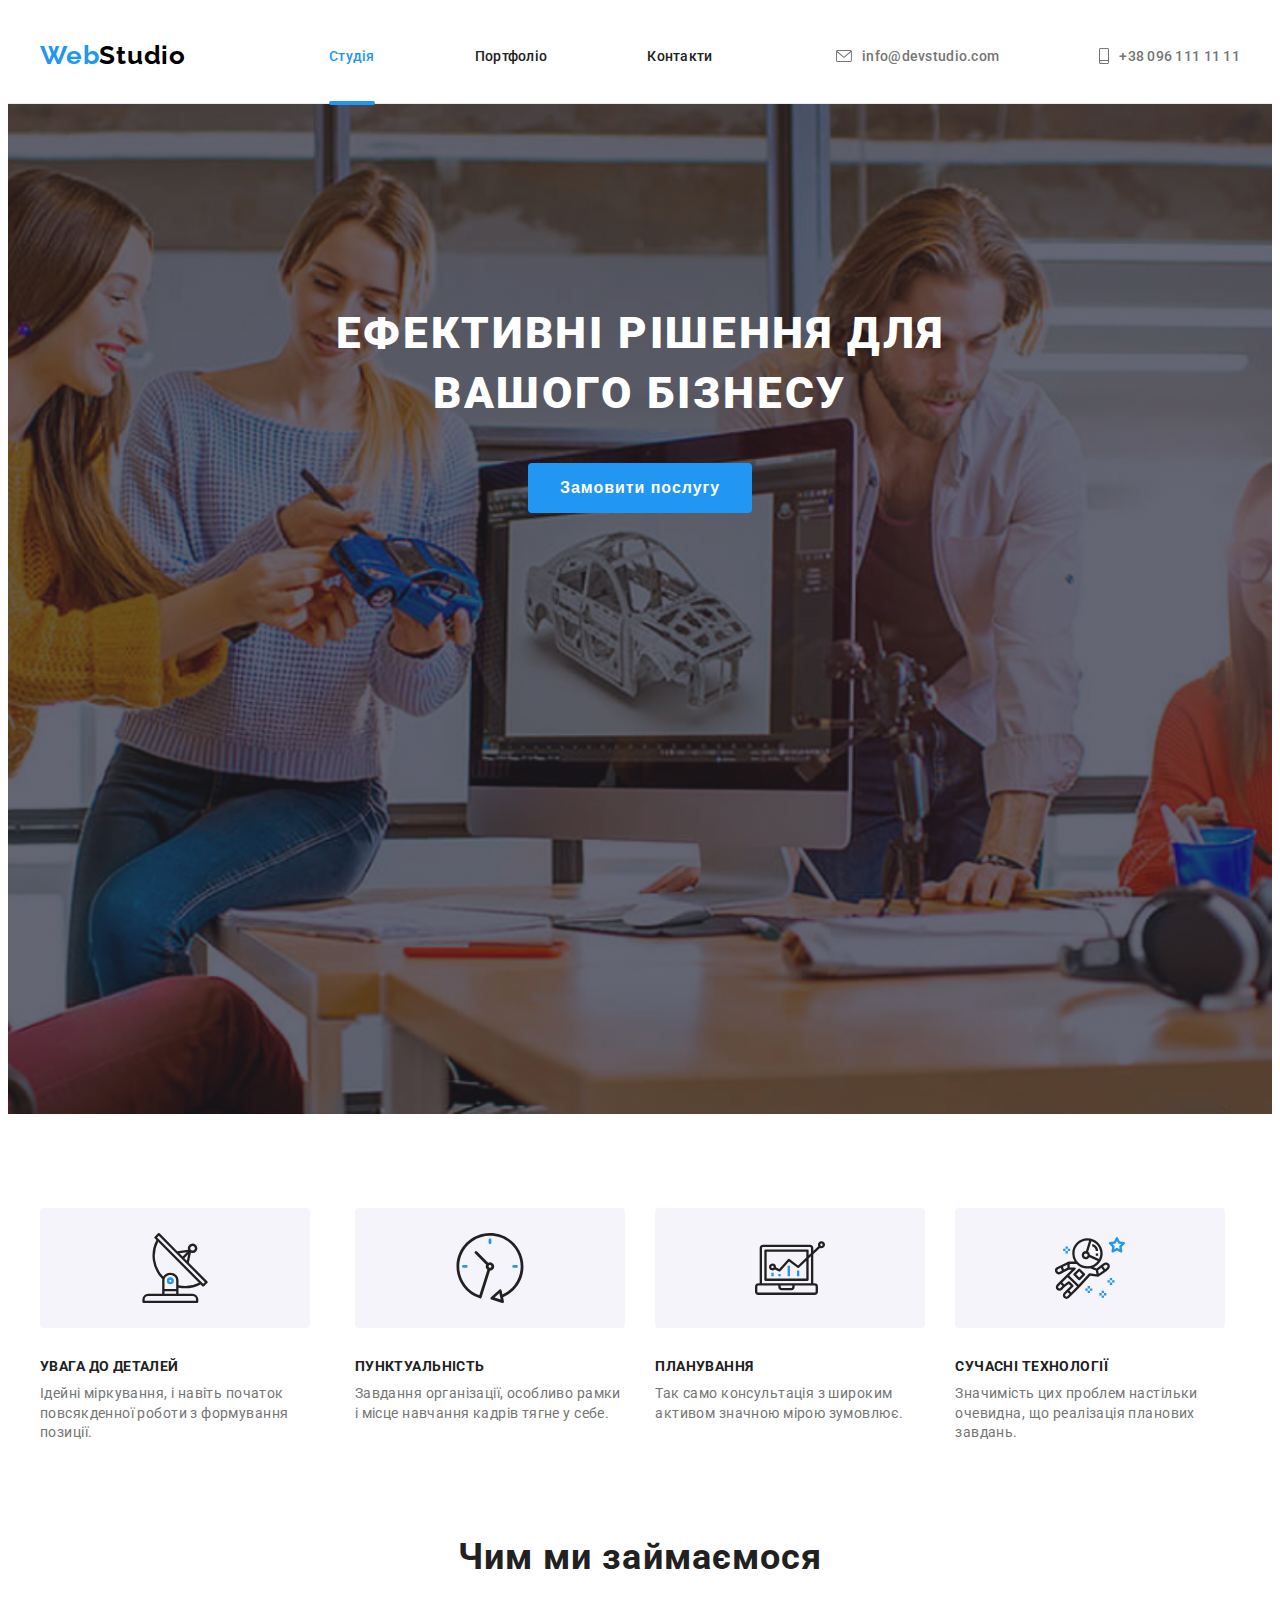
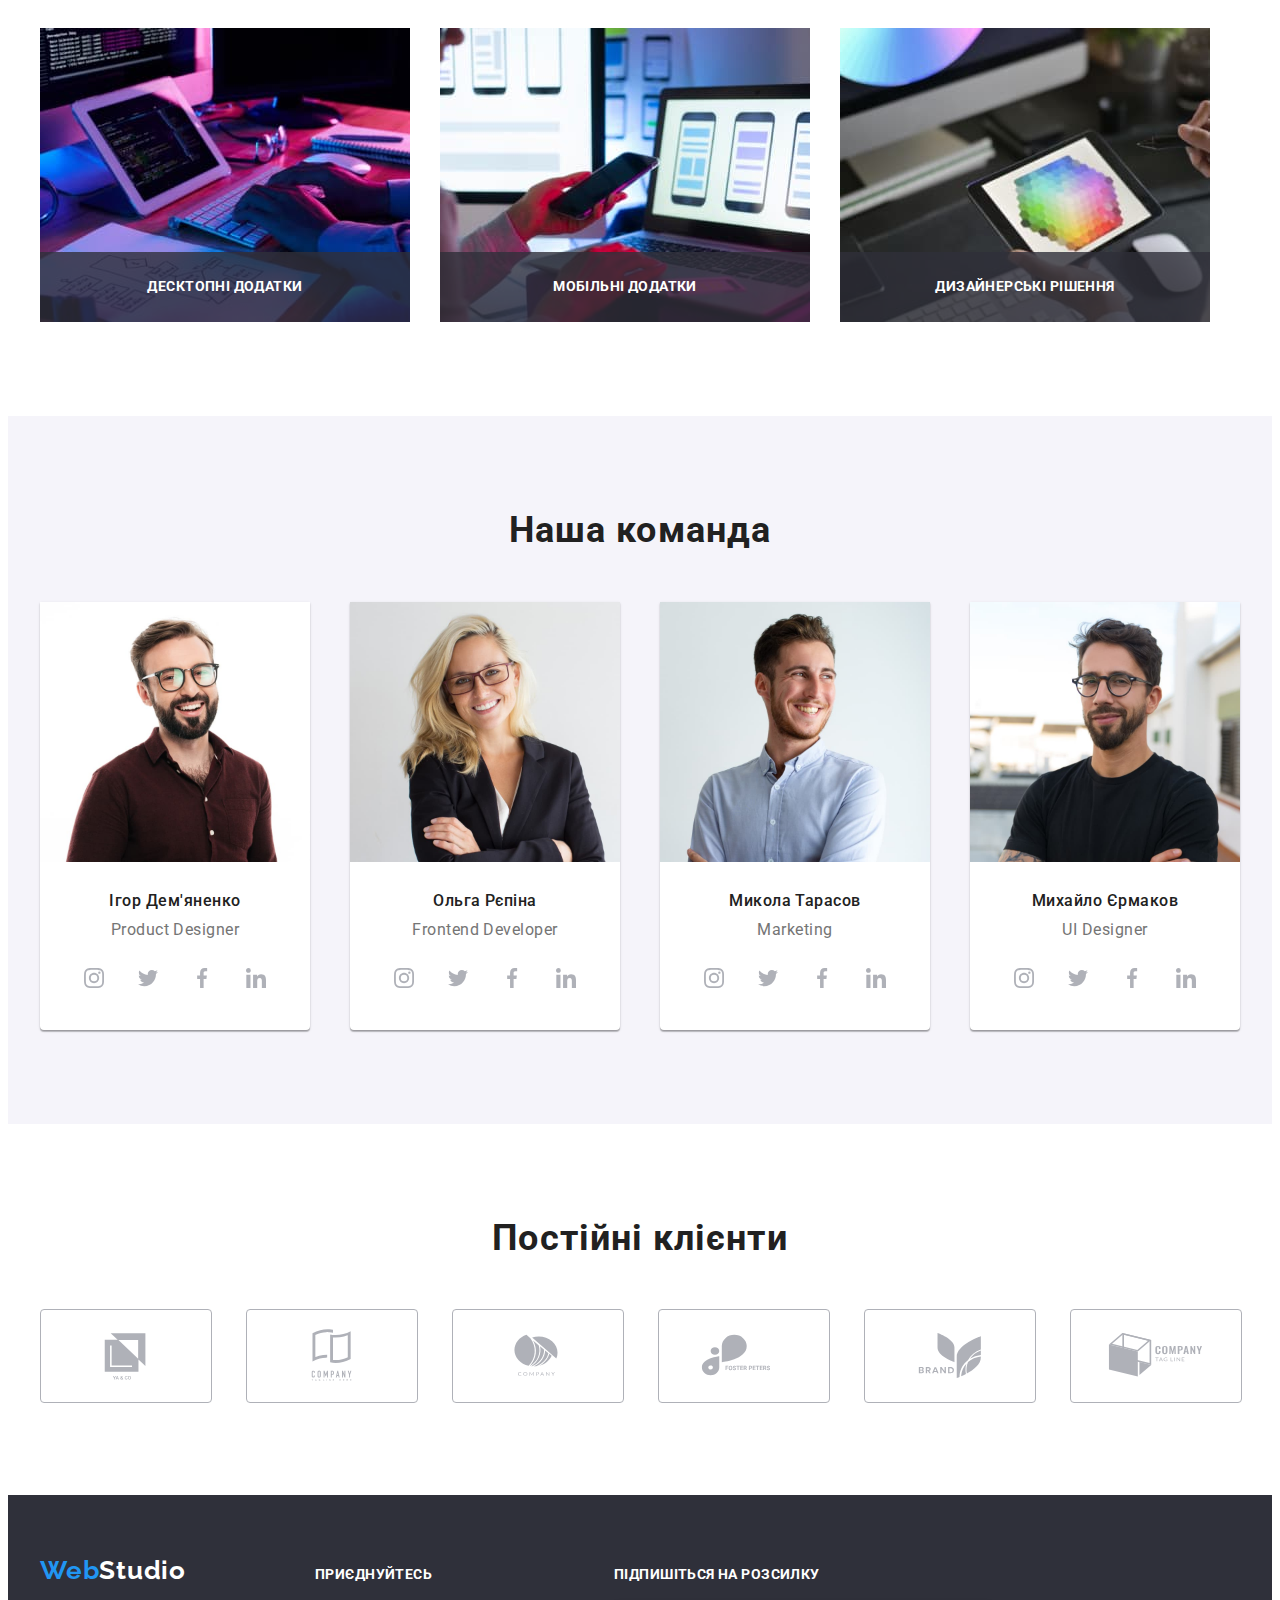
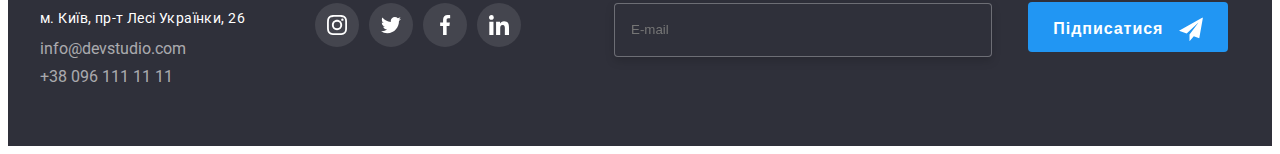
<file: index.html>
<!DOCTYPE html>
<html lang="uk">
<head>
    <meta charset="UTF-8">
    <meta http-equiv="X-UA-Compatible" content="IE=edge">
    <meta name="viewport" content="width=device-width, initial-scale=1.0">
    <title>Document</title>
    <link rel="preconnect" href="https://fonts.googleapis.com">
    <link rel="preconnect" href="https://fonts.gstatic.com" crossorigin>
    <link href="https://fonts.googleapis.com/css2?family=Raleway:wght@700&family=Roboto:wght@400;500;700;900&display=swap"
        rel="stylesheet">
    <link rel="stylesheet" href="https://cdnjs.cloudflare.com/ajax/libs/modern-normalize/1.1.0/modern-normalize.min.css"
        integrity="sha512-wpPYUAdjBVSE4KJnH1VR1HeZfpl1ub8YT/NKx4PuQ5NmX2tKuGu6U/JRp5y+Y8XG2tV+wKQpNHVUX03MfMFn9Q=="
        crossorigin="anonymous" referrerpolicy="no-referrer">
    <link rel="stylesheet" href="./css/main.min.css">
</head>
<body class="body">

    <!--Header-->
        
    <header class="header">
    
        <div class="container header-container">
                    
            <!--Logo-->
                
                <a class="header-logo link" href="./index.html"><span class="span">Web</span>Studio</a>
                
            <!--Navigation-->
                
                    <nav>
                        <ul class="nav-list">
                            <li>
                                <a class="link-item link current" href="#">Студія</a>
                            </li>
                            <li>
                                <a class="link-item link" href="./portfolio.html">Портфоліо</a>
                            </li>
                            <li>
                                <a class="link-item link" href="#">Контакти</a>
                            </li>
                        </ul>
                    </nav>
                
                    <!--Contacts-->
                
                    <ul class="contacts-list">
                        <li><a class="connect link" href="mailto:info@devstudio.com"> <svg class="contacts-icon" width="16" height="12">
                            <use href="./images/icons.svg#icon-envelope"></use>
                        </svg>info@devstudio.com</a></li>
                        <li><a class="connect link" href="tel:+380961111111"> <svg class="contacts-icon" width="10" height="16">
                            <use href="./images/icons.svg#icon-smartphone"></use>
                        </svg>+38 096 111 11 11</a></li>
                    </ul>
                </div>
    
    
    </header>
    
   
    
    <main>
        
        <!--Srction Hero-->
        
        <section class="hero">
        
            <div class="container">
                
                <h1 class="hero-title">Ефективні рішення для <br>вашого бізнесу</h1>
                
                <button class="hero-btn" type="button" data-modal-open>Замовити послугу</button>
                
            </div>

        </section>
            
            
        <!--Sections Features-->
            
        <section class="features">

            <h2 class="visually-hidden">Організація роботи</h2>

                    
                   <ul class="features__item container">
                        
                        <li>
                            <div class="features__icon__list">
                                <svg class="feateres__icon" width="70" height="70">
                                    <use href="./images/icons.svg#icon-antenna"></use>
                                </svg>
                            </div>
                            <h3 class="features__title">УВАГА ДО ДЕТАЛЕЙ</h3>
                            
                            <p class="features__text">Ідейні міркування, і навіть початок повсякденної роботи з формування позиції.</p>
                        </li>
                    
                        <li>
                            <div class="features__icon__list">
                                <svg class="feateres__icon" width="70" height="70">
                                    <use href="./images/icons.svg#icon-clock"></use>
                                </svg>
                            </div>
                            <h3 class="features__title">ПУНКТУАЛЬНІСТЬ</h3>
                    
                            <p class="features__text">Завдання організації, особливо рамки і місце навчання кадрів тягне у себе.</p>
                        </li>
                    
                        <li>
                            <div class="features__icon__list">
                                <svg class="feateres__icon" width="70" height="70">
                                    <use href="./images/icons.svg#icon-diagram"></use>
                                </svg>
                            </div>
                            <h3 class="features__title">ПЛАНУВАННЯ</h3>
                    
                            <p class="features__text">Так само консультація з широким активом значною мірою зумовлює.</p>
                    
                        </li>
                    
                        <li>
                            <div class="features__icon__list">
                                <svg class="feateres__icon" width="70" height="70">
                                    <use href="./images/icons.svg#icon-astronaut"></use>
                                </svg>
                            </div>
                            <h3 class="features__title">СУЧАСНІ ТЕХНОЛОГІЇ</h3>
                    
                            <p class="features__text">Значимість цих проблем настільки очевидна, що реалізація планових завдань.</p>
                    
                        </li>
                    
                    </ul>

            </section>
          
        
        <!--Sections What are we doing-->
        
       
            
            <section class="work">

            
                <div class="container">
            
                <h2 class="work__title">Чим ми займаємося</h2>
            
                <ul class="work__item">
                 
                    <li class="work__img">
                        <img class="work__picture" src="./images/our-work/img-1.jpg" alt="руки на клавіатурі" width="370">
                        <p class="work__text">Десктопні додатки</p>
                    </li>
                    
                    <li class="work__img">
                        <img class="work__picture" src="./images/our-work/img-2.jpg" alt="телефон та ноутбук" width="370">
                        <p class="work__text">Мобільні додатки</p>
                    </li>
                        
                    <li class="work__img">
                        <img class="work__picture" src="./images/our-work/img-3.jpg" alt="планшет в руках" width="370">
                        <p class="work__text">Дизайнерські рішення</p>
                    </li>
                        
                </ul>
            
            </div>

        </section>
            
            
        <!--Sections our team-->
        
        <section class="team">
        
            <div class="container">
           
                <h2 class="team__title">Наша команда</h2>
                
                <ul class="team__item">
                    <li class="team__card">
                        <img class="team__img" src="./images/team/img-1.jpg" alt="Ігор Дем'яненко" width="270" height="260">
                        <h3 class="team__name">Ігор Дем'яненко</h3>
                        <p class="team__text">Product Designer</p>
                    <ul class="team-soc__list">                       
                        
                        <li class="team-soc__item">
                            <a class="team-soc__link" href="#" target="_blank" rel="noopener noreferrer">
                                <svg class="team-soc__icon" width="20" height="20"><use href="./images/icons.svg#icon-instagram"></use></svg>
                            </a>
                        </li>
                        
                        <li class="team-soc__item">
                            <a class="team-soc__link" href="#" target="_blank" rel="noopener noreferrer">
                                <svg class="team-soc__icon" width="20" height="20"><use href="./images/icons.svg#icon-twitter"></use></svg>
                            </a>
                        </li>
                        
                        <li class="team-soc__item">
                            <a class="team-soc__link" href="#" target="_blank" rel="noopener noreferrer">
                                <svg class="team-soc__icon" width="20" height="20"><use href="./images/icons.svg#icon-facebook"></use></svg>
                            </a>
                        </li>

                        <li class="team-soc__item">
                            <a class="team-soc__link" href="#" target="_blank" rel="noopener noreferrer">
                                <svg class="team-soc__icon" width="20" height="20"><use href="./images/icons.svg#icon-linkedin"></use></svg>
                            </a>
                        </li>
                
                    </ul>
                </li>
                    
                    <li class="team__card">
                        <img class="team__img" src="./images/team/img-2.jpg" alt="Ольга Рєпіна" width="270" height="260">
                        <h3 class="team__name">Ольга Рєпіна</h3>
                        <p class="team__text">Frontend Developer</p>
                    
                    <ul class="team-soc__list">
                    
                    <li class="team-soc__item">
                        <a class="team-soc__link" href="#" target="_blank" rel="noopener noreferrer">
                            <svg class="team-soc__icon" width="20" height="20"><use href="./images/icons.svg#icon-instagram"></use></svg>
                        </a>
                    </li>

                    <li class="team-soc__item">
                        <a class="team-soc__link" href="#" target="_blank" rel="noopener noreferrer">
                            <svg class="team-soc__icon" width="20" height="20"><use href="./images/icons.svg#icon-twitter"></use></svg>
                        </a>
                    </li>

                    <li class="team-soc__item">
                        <a class="team-soc__link" href="#" target="_blank" rel="noopener noreferrer">
                            <svg class="team-soc__icon" width="20" height="20"><use href="./images/icons.svg#icon-facebook"></use></svg>
                        </a>
                    </li>

                    <li class="team-soc__item">
                        <a class="team-soc__link" href="#" target="_blank" rel="noopener noreferrer">
                            <svg class="team-soc__icon" width="20" height="20"><use href="./images/icons.svg#icon-linkedin"></use></svg>
                        </a>
                    </li>
                
                </ul>
            </li>
                    
                
                <li class="team__card">
                        <img class="team__img" src="./images/team/img-3.jpg" alt="Микола Тарасов" width="270" height="260">
                        <h3 class="team__name">Микола Тарасов</h3>
                        <p class="team__text">Marketing</p>
                    
                    <ul class="team-soc__list">
                        <li class="team-soc__item">
                            <a class="team-soc__link" href="#" target="_blank" rel="noopener noreferrer">
                                <svg class="team-soc__icon" width="20" height="20">
                                    <use href="./images/icons.svg#icon-instagram"></use>
                                </svg>
                            </a>
                        </li>
                        
                        <li class="team-soc__item">
                            <a class="team-soc__link" href="#" target="_blank" rel="noopener noreferrer">
                                <svg class="team-soc__icon" width="20" height="20">
                                    <use href="./images/icons.svg#icon-twitter"></use>
                                </svg>
                            </a>
                        </li>
                        
                        <li class="team-soc__item">
                            <a class="team-soc__link" href="#" target="_blank" rel="noopener noreferrer">
                                <svg class="team-soc__icon" width="20" height="20">
                                    <use href="./images/icons.svg#icon-facebook"></use>
                                </svg>
                            </a>
                        </li>
                        
                        <li class="team-soc__item">
                            <a class="team-soc__link" href="#" target="_blank" rel="noopener noreferrer">
                                <svg class="team-soc__icon" width="20" height="20">
                                    <use href="./images/icons.svg#icon-linkedin"></use>
                                </svg>
                            </a>
                        </li>
                        
                    </ul>
                </li>
                    
                    <li class="team__card">
                        <img class="team__img" src="./images/team/img-4.jpg" alt="Михайло Єрмаков" width="270" height="260">
                        <h3 class="team__name">Михайло Єрмаков</h3>
                        <p class="team__text">UI Designer</p>
                    
                    <ul class="team-soc__list">
                    <li class="team-soc__item">
                        <a class="team-soc__link" href="#" target="_blank" rel="noopener noreferrer">
                            <svg class="team-soc__icon" width="20" height="20">
                                <use href="./images/icons.svg#icon-instagram"></use>
                            </svg>
                        </a>
                    </li>
                    
                    <li class="team-soc__item">
                        <a class="team-soc__link" href="#" target="_blank" rel="noopener noreferrer">
                            <svg class="team-soc__icon" width="20" height="20">
                                <use href="./images/icons.svg#icon-twitter"></use>
                            </svg>
                        </a>
                    </li>
                    
                    <li class="team-soc__item">
                        <a class="team-soc__link" href="#" target="_blank" rel="noopener noreferrer">
                            <svg class="team-soc__icon" width="20" height="20">
                                <use href="./images/icons.svg#icon-facebook"></use>
                            </svg>
                        </a>
                    </li>
                    
                    <li class="team-soc__item">
                        <a class="team-soc__link" href="#" target="_blank" rel="noopener noreferrer">
                            <svg class="team-soc__icon" width="20" height="20">
                                <use href="./images/icons.svg#icon-linkedin"></use>
                            </svg>
                        </a>
                    </li>
                    </ul>
                </li>
            </ul>

         
        </div>

        </section>

        <!--Clients-->

        <section class="clients">
            
            <div class="container">

                <h2 class="clients__title">Постійні клієнти</h2>
                
                <ul class="clients__list">
                    <li class="clients__item">
                        <a class="clients__link" href="#" target="_blank" rel="noopener noreferrer">
                            <svg class="clients__icon" width="106" height="60">
                                <use href="./images/icons.svg#icon-logo-1">
                
                                </use>
                            </svg>
                        </a>
                    </li>
                    <li class="clients__item">
                        <a class="clients__link" href="#" target="_blank" rel="noopener noreferrer">
                            <svg class="clients__icon" width="106" height="60">
                                <use href="./images/icons.svg#icon-logo-2">
                
                                </use>
                            </svg>
                        </a>
                    </li>
                    <li class="clients__item">
                        <a class="clients__link" href="#" target="_blank" rel="noopener noreferrer">
                            <svg class="clients__icon" width="106" height="60">
                                <use href="./images/icons.svg#icon-logo-3">
                
                                </use>
                            </svg>
                        </a>
                    </li>
                    <li class="clients__item">
                        <a class="clients__link" href="#" target="_blank" rel="noopener noreferrer">
                            <svg class="clients__icon" width="106" height="60">
                                <use href="./images/icons.svg#icon-logo-4">
                
                                </use>
                            </svg>
                        </a>
                    </li>
                    <li class="clients__item">
                        <a class="clients__link" href="#" target="_blank" rel="noopener noreferrer">
                            <svg class="clients__icon" width="106" height="60">
                                <use href="./images/icons.svg#icon-logo-5">
                
                                </use>
                            </svg>
                        </a>
                    </li>
                    <li class="clients__item">
                        <a class="clients__link" href="#" target="_blank" rel="noopener noreferrer">
                            <svg class="clients__icon" width="106" height="60">
                                <use href="./images/icons.svg#icon-logo-6">
                
                                </use>
                            </svg>
                        </a>
                    </li>
                </ul>
            
            </div>
    
        </section>

    </main>

    
        <!--Footer-->
   
     
            <footer class="footer">
            
                <div class="container footer-container ">
            
                        <!--Logo-->
            
                <div class="contacts">
                        
                <a class="footer-logo link-footer" href="./index.html"><span class="span">Web</span>Studio</a>
            
                        
                        <!--Contacts-->
       
                       
                            <address class="footer-list">
                            
                                <ul class="contacts-footer">
                                    <li class="footer-item">
                            
                                        <a class="contacts-footer adress link-footer" href="https://goo.gl/maps/eFiZRFyHb9n71qFo6" target="_blank"
                                            rel="noopener noreferrer">м. Київ,
                                            пр-т Лесі
                                            Українки, 26</a>
                                    </li>
                                    <li class="footer-item">
                            
                                        <a class="contacts-footer connection link-footer" href="mailto:info@devstudio.com">info@devstudio.com</a>
                                    </li>
                                    <li class="footer-item">
                            
                                        <a class="contacts-footer connection link-footer" href="tel:+380961111111">+38 096 111 11
                                            11</a>
                                    </li>
                            
                                </ul>
                            
                            </address>
                        </div>

                        <div class="contacts-soc">
                            <h2 class="contacts-soc-title">приєднуйтесь</h2>

                            <ul class="contacts-soc-list">
                            
                                <li class="contacts-soc-item">
                                <a class="contacts-soc-link" href="#" target="_blank" rel="noopener noreferrer"><svg class="contacts-soc-icon" width="20" height="20">
                                    <use href="./images/icons.svg#icon-instagram"></use>
                                </svg></a>
                            </li>
                            
                            <li class="contacts-soc-item">
                                <a class="contacts-soc-link" href="#" target="_blank" rel="noopener noreferrer"><svg class="contacts-soc-icon" width="20" height="20">
                                    <use href="./images/icons.svg#icon-twitter"></use>
                                </svg></a></li>
                            <li class="contacts-soc-item">
                                <a class="contacts-soc-link" href="#" target="_blank" rel="noopener noreferrer"><svg class="contacts-soc-icon" width="20" height="20">
                                    <use href="./images/icons.svg#icon-facebook"></use>
                                </svg></a></li>
                            <li class="contacts-soc-item">
                                <a class="contacts-soc-link" href="#" target="_blank" rel="noopener noreferrer"><svg class="contacts-soc-icon" width="20" height="20">
                                    <use href="./images/icons.svg#icon-linkedin"></use>
                                </svg></a></li>
                        </ul>

                        </div>

                        <div class="subscribe">
                        
                         <p class="subscribe-title">Підпишіться на розсилку</p>

                            <form>
                            
                                <label class="subscribe-label" for="footer-mail"></label>
                                <input class="subscribe-input" type="email" name="mail" id="footer-mail" placeholder="E-mail">

                   
                            <button class="subscribe-btn" type="submit">Підписатися
                            
                                <svg class="icon-send" width="24px" height="24px">
                                    <use href="./images/icons.svg#icon-send"></use>
                                </svg>
                            
                            </button>        
                                
      
                            </form>
                        </div>
                    </div>

               
            
            
            </footer>

                            <!-- Modal -->

            <div class="backdrop is-hidden" data-modal>
                
                <div class="modal">
                    <button type="button" class="modal-close" data-modal-close>
                        <svg class="modal-close-icon" width="18px" height="18px">
                            <use href="./images/icons.svg#icon-close"></use>
                        </svg>
                    </button>

    
                        <!-- Modal field -->
    
    <form class="modal-form">

        <p class="form-text">Залиште свої дані, ми вам передзвонимо</p>

    <label class="form-label" for="name">Ім'я</label>
        <div class="input-field">
            <input class="form-input" type="text" name="name" id="name">
            <svg class="modal-icon" width="18px" height="18px">
                <use href="./images/icons.svg#icon-person"></use>
            </svg>
        </div>
    
    
    <label class="form-label" for="tel">Телефон</label>
        <div class="input-field">
            <input class="form-input" type="tel" name="tel" id="tel">
            <svg class="modal-icon" width="18px" height="18px">
                <use href="./images/icons.svg#icon-phone"></use>
            </svg>
        </div>
    
    <label class="form-label" for="mail">Пошта</label>
        <div class="input-field">
            <input class="form-input" type="email" name="mail" id="mail">
            <svg class="modal-icon" width="18px" height="18px">
                <use href="./images/icons.svg#icon-email"></use>
            </svg>
        </div>

        
        <div class="input-field">
            <label class="form-label" for="comment">Коментар</label>
            <textarea class="modal-comment" name="comment" id="comment" placeholder="Введіть текст"></textarea>
        </div>

        <div class="input-field">

            <input class="modal-check visually-hidden" type="checkbox" name="policy" id="policy">
                <label class="check-text" for="policy">
                    <span>
                        <svg class="check-icon" width="16px" height="15px">
                            <use href="./images/icons.svg#icon-check"></use>
                        </svg>
                    </span>
                    Погоджуюся з розсилкою та приймаю <a class="policy-agreed" href="#">Умови договору</a>
                </label>
        </div>
    
    <button class="btn-submit" type="submit">Відправити</button>

    </form>
        </div>
            </div>


            <script src="./js/modal.js"></script>
        
</body>
</html>
</file>
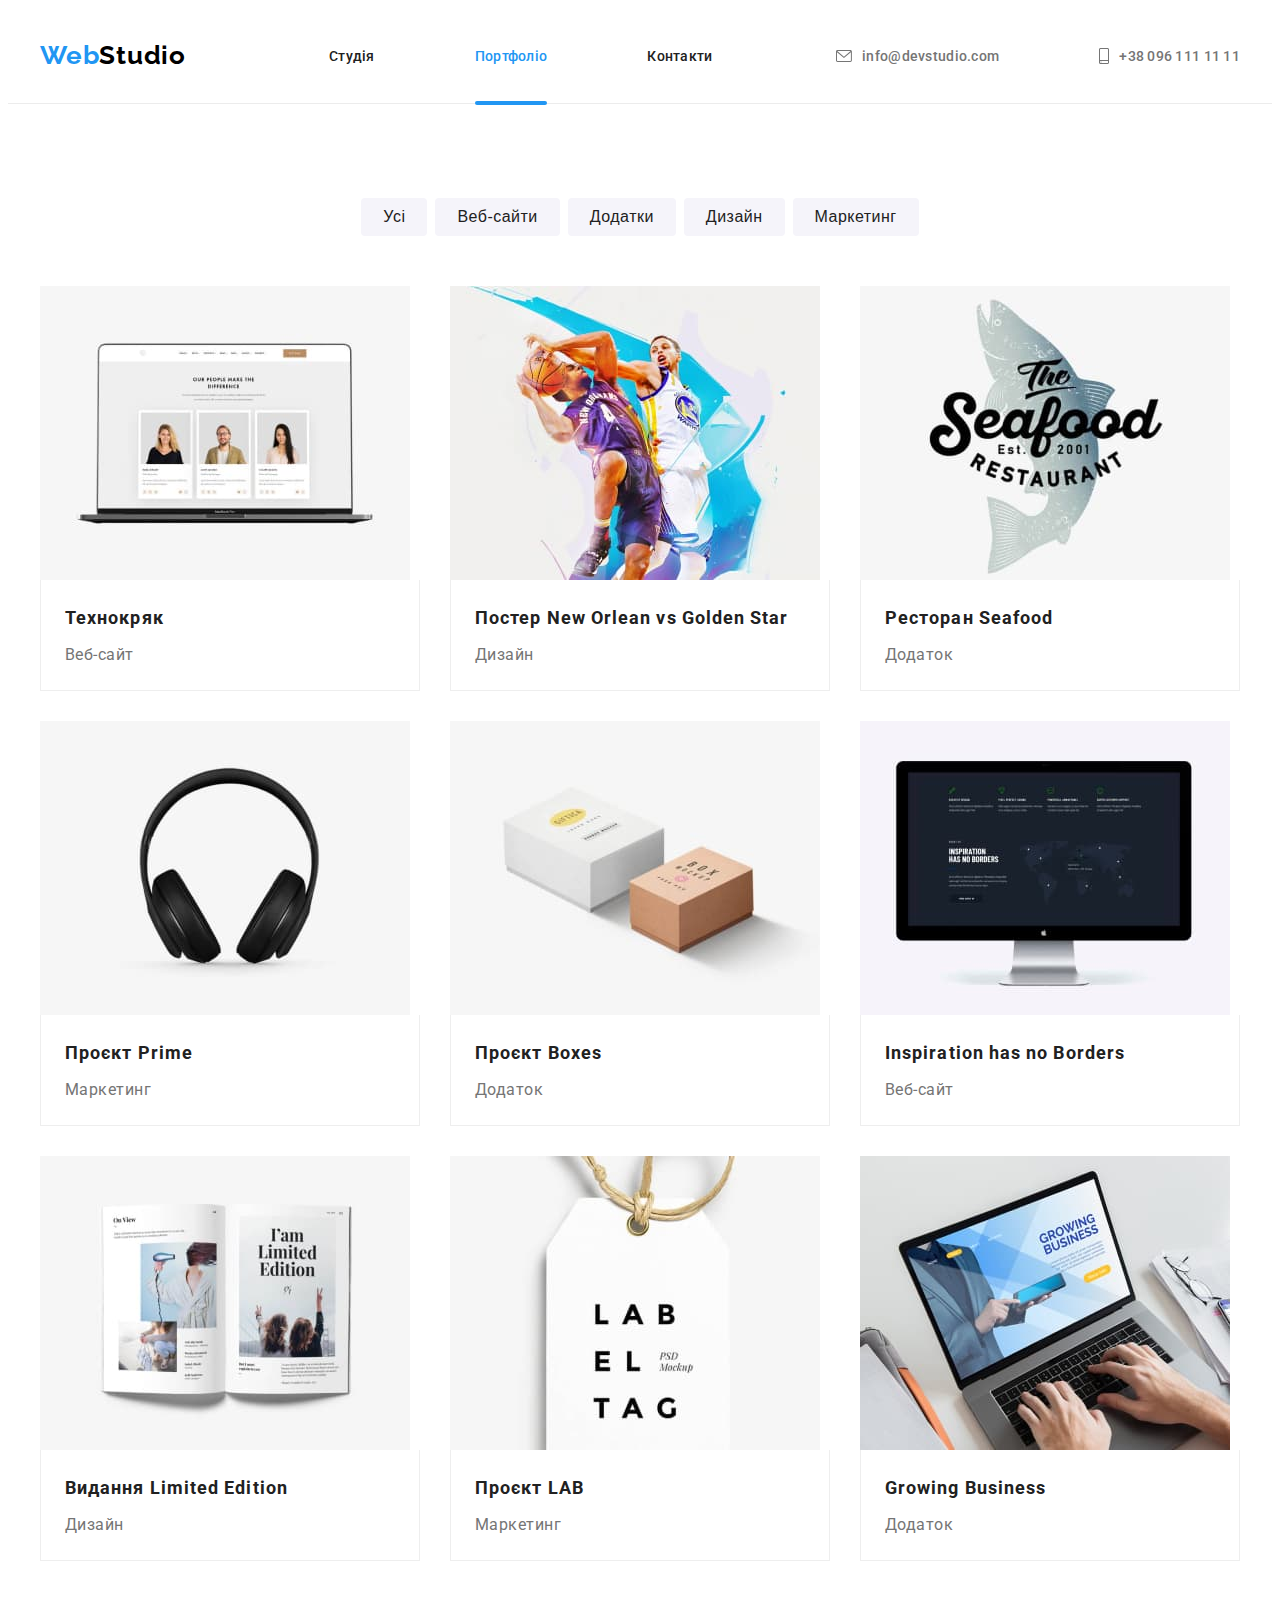
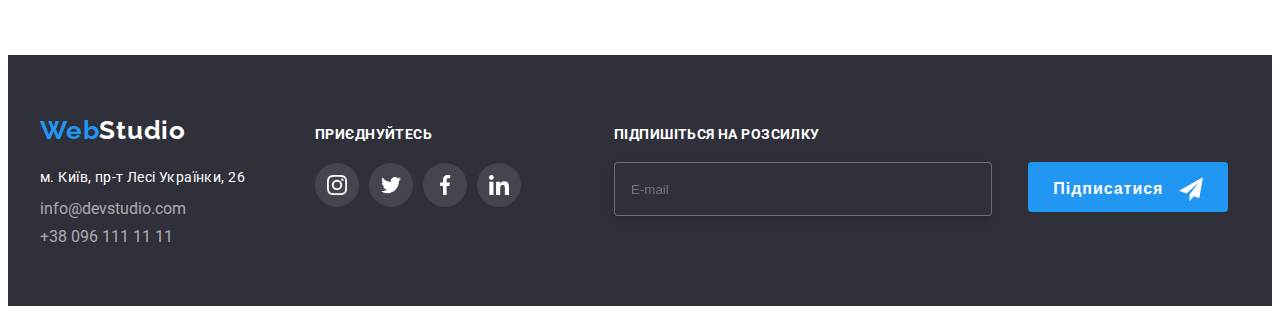
<file: portfolio.html>
<!DOCTYPE html>
<html lang="uk">

<head>
    <meta charset="UTF-8">
    <meta http-equiv="X-UA-Compatible" content="IE=edge">
    <meta name="viewport" content="width=device-width, initial-scale=1.0">
    <title>Document</title>
    <link rel="preconnect" href="https://fonts.googleapis.com">
    <link rel="preconnect" href="https://fonts.gstatic.com" crossorigin>
    <link href="https://fonts.googleapis.com/css2?family=Raleway:wght@700&family=Roboto:wght@400;500;700;900&display=swap"
        rel="stylesheet">
     <link rel="stylesheet" href="https://cdnjs.cloudflare.com/ajax/libs/modern-normalize/1.1.0/modern-normalize.min.css" integrity="sha512-wpPYUAdjBVSE4KJnH1VR1HeZfpl1ub8YT/NKx4PuQ5NmX2tKuGu6U/JRp5y+Y8XG2tV+wKQpNHVUX03MfMFn9Q==" crossorigin="anonymous" referrerpolicy="no-referrer">
    <link rel="stylesheet" href="./css/main.min.css">
</head>
<body class="body">

    <!--Header-->
    <header class="header">
    
        
        
      <div class="container header-container">
        <!--Logo-->
        
        <a class="header-logo link" href="./index.html"><span class="span">Web</span>Studio</a>
        
        <nav>
        
            <!--Navigation-->
        
        
            <ul class="nav-list">
                <li class="nav-list-item">
                    <a class="link-item link" href="./index.html">Студія</a>
                </li>
                <li class="nav-list-item">
                    <a class="link-item link current" href="#">Портфоліо</a>
                </li>
                <li class="nav-list-item">
                    <a class="link-item link" href="#">Контакти</a>
                </li>
            </ul>
        </nav>
        
        
        <!--Contacts-->
        
        <ul class="contacts-list">
            <li><a class="connect link" href="mailto:info@devstudio.com"> <svg class="contacts-icon" width="16" height="12">
                        <use href="./images/icons.svg#icon-envelope"></use>
                    </svg>info@devstudio.com</a></li>
            <li><a class="connect link" href="tel:+380961111111"> <svg class="contacts-icon" width="10" height="16">
                        <use href="./images/icons.svg#icon-smartphone"></use>
                    </svg>+38 096 111 11 11</a></li>
        </ul>
      
    </div>
      
           
    </header>

    <!--Main-->

<main>
   
        <section class="portfolio-container">

            <div class="container">

    <!--Section Hero-->
        
        <h1 class="visually-hidden">Портфоліо</h1>
     
    
        <!--Section btn-->
        
            <ul class="button">
                <li><button class="portfolio-button" type="button">Усі</button></li>
                <li><button class="portfolio-button" type="button">Веб-сайти</button></li>
                <li><button class="portfolio-button" type="button">Додатки</button></li>
                <li><button class="portfolio-button" type="button">Дизайн</button></li>
                <li><button class="portfolio-button" type="button">Маркетинг</button></li>
            </ul>

        <!--Section cards-->


            <ul class="info">
                <li class="info-card">
                    <a class="info-link" href="#">
                        <div class="info-move-wrap">
                            <img class="info-img" src="./images/portfolio/img-1.jpg" alt="ноутбук" width="370" height="294">
                            <p class="info-move-text">Ресурс пропонує комплексні пропозиції з різним рівнем функціоналу та сервісів. Все це
                                дозволить відвідувачу отримати
                                вичерпні відомості про компанію чи приватну особу.</p>
                        </div>
                      <div class="info-wrap">
                        <h2 class="info-title">Технокряк</h2>
                        <p class="info-text">Веб-сайт</p>
                      </div>
                    </a>
                </li>
                <li class="info-card">
                    <a class="info-link" href="#">
                        <div class="info-move-wrap">
                            <img class="info-img" src="./images/portfolio/img-2.jpg" alt="гра в баскетбол" width="370" height="294">
                            <p class="info-move-text">Ресурс пропонує комплексні пропозиції з різним рівнем функціоналу та сервісів. Все це
                                дозволить відвідувачу отримати
                                вичерпні відомості про компанію чи приватну особу.</p>
                        </div>
                        <div class="info-wrap">
                            <h2 class="info-title">Постер New Orlean vs Golden Star</h2>
                            <p class="info-text">Дизайн</p>
                        </div>
                    </a>
                </li>
            
                <li class="info-card">
                    <a class="info-link" href="#">
                        <div class="info-move-wrap">
                            <img class="info-img" src="./images/portfolio/img-3.jpg" alt="логотип ресторану" width="370" height="294">
                            <p class="info-move-text">Ресурс пропонує комплексні пропозиції з різним рівнем функціоналу та сервісів. Все це
                                дозволить відвідувачу отримати
                                вичерпні відомості про компанію чи приватну особу.</p>
                        </div>
                        <div class="info-wrap">
                            <h2 class="info-title">Ресторан Seafood</h2>
                            <p class="info-text">Додаток</p>
                        </div>
                    </a>
                </li>
                <li class="info-card">
                    <a class="info-link" href="#">
                        <div class="info-move-wrap">
                            <img class="info-img" src="./images/portfolio/img-4.jpg" alt="Навушники" width="370" height="294">
                            <p class="info-move-text">Ресурс пропонує комплексні пропозиції з різним рівнем функціоналу та сервісів. Все це
                                дозволить відвідувачу отримати
                                вичерпні відомості про компанію чи приватну особу.</p>
                        </div>
                        <div class="info-wrap">
                            <h2 class="info-title">Проєкт Prime</h2>
                            <p class="info-text">Маркетинг</p>
                        </div>
                    </a>
                </li>
                <li class="info-card">
                    <a class="info-link" href="#">
                        <div class="info-move-wrap">
                            <img class="info-img" src="./images/portfolio/img-5.jpg" alt=" 2 коробки" width="370" height="294">
                            <p class="info-move-text">Ресурс пропонує комплексні пропозиції з різним рівнем функціоналу та сервісів. Все це
                                дозволить відвідувачу отримати
                                вичерпні відомості про компанію чи приватну особу.</p>
                        </div>
                        <div class="info-wrap">
                            <h2 class="info-title">Проєкт Boxes</h2>
                            <p class="info-text">Додаток</p>
                        </div>
                    </a>
                </li>
                <li class="info-card">
                    <a class="info-link" href="#">
                        <div class="info-move-wrap">
                            <img class="info-img" src="./images/portfolio/img-6.jpg" alt="монітор" width="370" height="294">
                            <p class="info-move-text">Ресурс пропонує комплексні пропозиції з різним рівнем функціоналу та сервісів. Все це
                                дозволить відвідувачу отримати
                                вичерпні відомості про компанію чи приватну особу.</p>
                        </div>
                        <div class="info-wrap">
                            <h2 class="info-title">Inspiration has no Borders</h2>
                            <p class="info-text">Веб-сайт</p>
                        </div>
                    </a>
                </li>
                <li class="info-card">
                    <a class="info-link" href="#">
                        <div class="info-move-wrap">
                            <img class="info-img" src="./images/portfolio/img-7.jpg" alt="книжка" width="370" height="294">
                            <p class="info-move-text">Ресурс пропонує комплексні пропозиції з різним рівнем функціоналу та сервісів. Все це
                                дозволить відвідувачу отримати
                                вичерпні відомості про компанію чи приватну особу.</p>
                        </div>
                     <div class="info-wrap">
                        <h2 class="info-title">Видання Limited Edition</h2>
                        <p class="info-text">Дизайн</p>
                     </div>
                    </a>
                </li>
                <li class="info-card">
                    <a class="info-link" href="#">
                        <div class="info-move-wrap">
                            <img class="info-img" src="./images/portfolio/img-8.jpg" alt="підвіска з надписом" width="370" height="294">
                            <p class="info-move-text">Ресурс пропонує комплексні пропозиції з різним рівнем функціоналу та сервісів. Все це
                                дозволить відвідувачу отримати
                                вичерпні відомості про компанію чи приватну особу.</p>
                        </div>
                       <div class="info-wrap">
                        <h2 class="info-title">Проєкт LAB</h2>
                        <p class="info-text">Маркетинг</p>
                       </div>
                    </a>
                </li>
                <li class="info-card">
                    <a class="info-link" href="#">
                        <div class="info-move-wrap">
                            <img class="info-img" src="./images/portfolio/img-9.jpg" alt="руки на клавіатурі" width="370" height="294">
                            <p class="info-move-text">Ресурс пропонує комплексні пропозиції з різним рівнем функціоналу та сервісів. Все це
                                дозволить відвідувачу отримати
                                вичерпні відомості про компанію чи приватну особу.</p>
                        </div>
                       <div class="info-wrap">
                        <h2 class="info-title">Growing Business</h2>
                        <p class="info-text">Додаток</p>
                       </div>
                    </a>
                </li>
            </ul>

            </div>

        </section>

</main>



        <!--Footer-->
        
        
        <footer class="footer">
        
            <div class="container footer-container ">
        
                <!--Logo-->
        
                <div class="contacts">
        
                    <a class="footer-logo link-footer" href="./index.html"><span class="span">Web</span>Studio</a>
        
        
                    <!--Contacts-->
        
        
                    <address class="footer-list">
        
                        <ul class="contacts-footer">
                            <li class="footer-item">
        
                                <a class="contacts-footer adress link-footer" href="https://goo.gl/maps/eFiZRFyHb9n71qFo6"
                                    target="_blank" rel="noopener noreferrer">м. Київ,
                                    пр-т Лесі
                                    Українки, 26</a>
                            </li>
                            <li class="footer-item">
        
                                <a class="contacts-footer connection link-footer"
                                    href="mailto:info@devstudio.com">info@devstudio.com</a>
                            </li>
                            <li class="footer-item">
        
                                <a class="contacts-footer connection link-footer" href="tel:+380961111111">+38 096 111 11
                                    11</a>
                            </li>
        
                        </ul>
        
                    </address>
                </div>
        
                <div class="contacts-soc">
                    <h2 class="contacts-soc-title">приєднуйтесь</h2>
        
                    <ul class="contacts-soc-list">
        
                        <li class="contacts-soc-item">
                            <a class="contacts-soc-link" href="#" target="_blank" rel="noopener noreferrer"><svg
                                    class="contacts-soc-icon" width="20" height="20">
                                    <use href="./images/icons.svg#icon-instagram"></use>
                                </svg></a>
                        </li>
        
                        <li class="contacts-soc-item">
                            <a class="contacts-soc-link" href="#" target="_blank" rel="noopener noreferrer"><svg
                                    class="contacts-soc-icon" width="20" height="20">
                                    <use href="./images/icons.svg#icon-twitter"></use>
                                </svg></a>
                        </li>
                        <li class="contacts-soc-item">
                            <a class="contacts-soc-link" href="#" target="_blank" rel="noopener noreferrer"><svg
                                    class="contacts-soc-icon" width="20" height="20">
                                    <use href="./images/icons.svg#icon-facebook"></use>
                                </svg></a>
                        </li>
                        <li class="contacts-soc-item">
                            <a class="contacts-soc-link" href="#" target="_blank" rel="noopener noreferrer"><svg
                                    class="contacts-soc-icon" width="20" height="20">
                                    <use href="./images/icons.svg#icon-linkedin"></use>
                                </svg></a>
                        </li>
                    </ul>
        
                </div>

                <div class="subscribe">
                
                    <p class="subscribe-title">Підпишіться на розсилку</p>
                
                    <form>
                
                        <label class="subscribe-label" for="footer-mail"></label>
                        <input class="subscribe-input" type="email" name="mail" id="footer-mail" placeholder="E-mail">
                
                
                        <button class="subscribe-btn" type="submit">Підписатися
                
                            <svg class="icon-send" width="24px" height="24px">
                                <use href="./images/icons.svg#icon-send"></use>
                            </svg>
                
                        </button>
                
                    </form>
                </div>
        
            </div>
        
        
        </footer>



</body>
</html>
</file>
<file: css/main.min.css>
:root{--primery-text-color: #212121;--secondary-text-color: #757575;--primery-bg-color: #FFFFFF;--secondary-bg-color: #2F303A;--white-bg-color: #F5F5F5;--team-bg-color: #F5F4FA;--primery-accent: #2196F3;--header-logo: #000000;--soc-icon: #AFB1B8;--primery-letter-spacing: 0.03em;--secondary-letter-spacing: 0.02em;--anim-slow: 250ms cubic-bezier(0.4, 0, 0.2, 1)}h1,h2,h3,h4,h5,h6,p{margin:0}ul{list-style:none;margin:0;padding:0}img{display:block}.body{font-family:"Roboto",sans-serif;color:var(--primery-text-color)}.span{color:var(--primery-accent)}.link{text-decoration:none;margin-left:50px}.visually-hidden{position:absolute;width:1px;height:1px;margin:-1px;border:0;padding:0;white-space:nowrap;-webkit-clip-path:inset(100%);clip-path:inset(100%);clip:rect(0 0 0 0);overflow:hidden}.container{width:1200px;padding-right:15px;padding-left:15px;margin-left:auto;margin-right:auto}.header-container{display:-webkit-box;display:-ms-flexbox;display:flex;-webkit-box-align:center;-ms-flex-align:center;align-items:center}.header{border-bottom:1px solid #ececec}.header-logo{color:var(--header-logo);font-family:"Raleway";font-weight:700;font-size:26px;line-height:1.2;letter-spacing:var(--primery-letter-spacing);padding-top:24px;margin-right:93px;padding-bottom:25px;margin-left:0}.nav-list{font-weight:500;font-size:14px;line-height:1.15;letter-spacing:var(--secondary-letter-spacing);display:-webkit-box;display:-ms-flexbox;display:flex;gap:50px}.link{padding-top:32px;padding-bottom:32px}.nav-list .link{color:var(--primery-text-color)}.link.current{color:var(--primery-accent);position:relative}.link-item{-webkit-transition:color var(--anim-slow);transition:color var(--anim-slow)}.link-item:hover,.link-item:focus{color:var(--primery-accent)}.current::after{content:"";position:absolute;bottom:0;left:0;-webkit-transform:translateY(9px);transform:translateY(9px);width:100%;height:4px;background-color:var(--primery-accent);border-radius:2px}.connect{display:-webkit-box;display:-ms-flexbox;display:flex;-webkit-box-align:center;-ms-flex-align:center;align-items:center;-webkit-transition:color var(--anim-slow);transition:color var(--anim-slow)}.contacts-list{font-weight:500;font-size:14px;line-height:1.15;letter-spacing:var(--secondary-letter-spacing);display:-webkit-box;display:-ms-flexbox;display:flex;margin-left:auto;gap:50px;color:var(--secondary-text-color)}.contacts-icon{fill:currentColor;margin-right:10px}.contacts-list .connect{color:var(--secondary-text-color)}.connect:hover,.connect:focus{color:var(--primery-accent)}.hero{max-width:1600px;height:600px;background-color:#c4c4c4;background-image:-webkit-gradient(linear, left top, left bottom, from(rgba(47, 48, 58, 0.4)), to(rgba(47, 48, 58, 0.4))),url(../images/bcg-img.jpg);background-image:linear-gradient(rgba(47, 48, 58, 0.4), rgba(47, 48, 58, 0.4)),url(../images/bcg-img.jpg);background-position:center;background-size:cover;padding-top:200px;padding-bottom:210px;margin:0 auto}.hero-title{color:var(--primery-bg-color);font-weight:900;font-size:44px;line-height:1.35;letter-spacing:.06em;text-align:center;text-transform:uppercase;margin-bottom:40px}.hero-btn{color:var(--primery-bg-color);background-color:var(--primery-accent);font-weight:700;font-size:16px;line-height:1.87;letter-spacing:.06em;cursor:pointer;display:block;margin:auto;border:none;border-radius:4px;padding-top:10px;padding-right:32px;padding-bottom:10px;padding-left:32px;-webkit-transition:color var(--anim-slow),background-color var(--anim-slow);transition:color var(--anim-slow),background-color var(--anim-slow)}.hero-btn:hover,.hero-btn:focus{background-color:#188ce8;-webkit-box-shadow:0px 4px 4px rgba(0,0,0,.15);box-shadow:0px 4px 4px rgba(0,0,0,.15)}.features{padding-top:94px;padding-bottom:94px}.features__item{display:-webkit-box;display:-ms-flexbox;display:flex;gap:30px}.features__title{font-weight:700;font-size:14px;line-height:1.15;letter-spacing:var(--primery-letter-spacing);text-transform:uppercase;margin-bottom:10px}.features__text{color:var(--secondary-text-color);font-size:14px;line-height:1.4;letter-spacing:var(--primery-letter-spacing)}.features__icon__list{background-color:var(--team-bg-color);display:-webkit-box;display:-ms-flexbox;display:flex;width:270px;height:120px;margin-bottom:30px;-webkit-box-align:center;-ms-flex-align:center;align-items:center;-webkit-box-pack:center;-ms-flex-pack:center;justify-content:center;border-radius:4px}.work{padding-bottom:94px}.work__title{font-size:36px;font-weight:700;letter-spacing:var(--primery-letter-spacing);line-height:1.15;margin-bottom:50px;text-align:center}.work__item{display:-webkit-box;display:-ms-flexbox;display:flex;gap:30px;position:relative}.work__text{position:absolute;bottom:0;width:370px;height:70px;display:-webkit-box;display:-ms-flexbox;display:flex;-webkit-box-align:center;-ms-flex-align:center;align-items:center;-webkit-box-pack:center;-ms-flex-pack:center;justify-content:center;background-color:rgba(47,48,58,.8);color:var(--primery-bg-color);font-weight:700;font-size:14px;line-height:1.14;text-align:center;letter-spacing:var(--primery-letter-spacing);text-transform:uppercase}.team{background-color:var(--team-bg-color);padding-top:94px;padding-bottom:94px}.team__card{background-color:var(--primery-bg-color);-webkit-box-shadow:0px 1px 3px rgba(0,0,0,.12),0px 1px 1px rgba(0,0,0,.14),0px 2px 1px rgba(0,0,0,.2);box-shadow:0px 1px 3px rgba(0,0,0,.12),0px 1px 1px rgba(0,0,0,.14),0px 2px 1px rgba(0,0,0,.2);border-radius:0px 0px 4px 4px}.team__img{margin-bottom:30px}.team__item{display:-webkit-box;display:-ms-flexbox;display:flex;-webkit-box-pack:justify;-ms-flex-pack:justify;justify-content:space-between;gap:30px}.team__title{font-weight:700;font-size:36px;line-height:1.15;letter-spacing:var(--primery-letter-spacing);text-align:center;margin-bottom:50px}.team__name{font-weight:500;font-size:16px;line-height:1.18;letter-spacing:var(--primery-letter-spacing);text-align:center;margin-bottom:10px}.team__text{color:var(--secondary-text-color);font-size:16px;line-height:1.18;letter-spacing:var(--primery-letter-spacing);text-align:center;margin-bottom:16px}.team-soc__list{display:-webkit-box;display:-ms-flexbox;display:flex;-webkit-box-pack:center;-ms-flex-pack:center;justify-content:center;gap:10px;margin-bottom:30px}.team-soc__item{width:44px;height:44px}.team-soc__link{width:100%;height:100%;border-radius:50%;display:-webkit-box;display:-ms-flexbox;display:flex;-webkit-box-align:center;-ms-flex-align:center;align-items:center;-webkit-box-pack:center;-ms-flex-pack:center;justify-content:center;color:var(--soc-icon);-webkit-transition:color var(--anim-slow),background-color var(--anim-slow);transition:color var(--anim-slow),background-color var(--anim-slow)}.team-soc__link:hover,.team-soc__link:focus{background-color:var(--primery-accent);color:var(--primery-bg-color)}.team-soc__icon{fill:currentColor}.clients{padding-top:94px;padding-bottom:94px}.clients__title{font-weight:700;margin-bottom:50px;line-height:1.16;font-size:36px;letter-spacing:var(--primery-letter-spacing);text-align:center}.clients__list{display:-webkit-box;display:-ms-flexbox;display:flex;-webkit-box-pack:justify;-ms-flex-pack:justify;justify-content:space-between;gap:30px}.clients__item{width:170px;height:92px}.clients__link{width:100%;height:100%;display:-webkit-box;display:-ms-flexbox;display:flex;-webkit-box-align:center;-ms-flex-align:center;align-items:center;-webkit-box-pack:center;-ms-flex-pack:center;justify-content:center;border:1px solid #afb1b8;border-radius:4px;color:var(--soc-icon);-webkit-transition:color var(--anim-slow);transition:color var(--anim-slow)}.clients__link:hover,.clients__link:focus{border-color:var(--primery-accent);color:var(--primery-accent)}.clients__link:focus{outline-color:var(--primery-accent)}.clients__icon{fill:currentColor}.footer{background-color:var(--secondary-bg-color);padding-top:60px;padding-bottom:60px}.link-footer{text-decoration:none}.footer-item{margin-bottom:9px}.footer-item:last-child{margin-bottom:0}.footer-logo{color:var(--primery-bg-color);font-family:"Raleway";font-weight:700;font-size:26px;line-height:1.2;letter-spacing:var(--primery-letter-spacing);margin-left:auto;display:block;margin-bottom:20px}.adress{color:var(--primery-bg-color);font-family:"Roboto";font-size:14px;line-height:1.7;letter-spacing:var(--primery-letter-spacing);font-style:normal;margin-left:auto}.contacts-footer .connection{color:rgba(255,255,255,.6);font-style:normal;margin-left:auto}.contacts-footer{-webkit-transition:color var(--anim-slow);transition:color var(--anim-slow)}.contacts-footer:hover,.contacts-footer:focus{color:var(--primery-accent)}.footer-container{display:-webkit-box;display:-ms-flexbox;display:flex;-webkit-box-align:baseline;-ms-flex-align:baseline;align-items:baseline}.contacts-soc-title{color:var(--primery-bg-color);font-weight:700;font-size:14px;line-height:1.14;letter-spacing:var(--primery-letter-spacing);text-transform:uppercase;margin-bottom:20px;margin-left:70px}.contacts-soc-list{display:-webkit-box;display:-ms-flexbox;display:flex;gap:10px;margin-left:70px}.contacts-soc-item{width:44px;height:44px}.contacts-soc-link{background-color:rgba(255,255,255,.1);display:-webkit-box;display:-ms-flexbox;display:flex;-webkit-box-align:center;-ms-flex-align:center;align-items:center;-webkit-box-pack:center;-ms-flex-pack:center;justify-content:center;border-radius:50%;width:100%;height:100%;color:var(--primery-bg-color);-webkit-transition:background-color var(--anim-slow);transition:background-color var(--anim-slow)}.contacts-soc-link:hover,.contacts-soc-link:focus{background-color:var(--primery-accent)}.contacts-soc-icon{fill:currentColor}.portfolio-container{padding-top:94px;padding-bottom:94px}.button{display:-webkit-box;display:-ms-flexbox;display:flex;-webkit-box-pack:center;-ms-flex-pack:center;justify-content:center;gap:8px;margin-bottom:50px}.portfolio-button{color:var(--primery-text-color);background-color:var(--team-bg-color);font-weight:500;font-size:16px;line-height:1.62;letter-spacing:var(--primery-letter-spacing);cursor:pointer;border:none;border-radius:4px;padding-top:6px;padding-right:22px;padding-bottom:6px;padding-left:22px;-webkit-transition:color var(--anim-slow),background-color var(--anim-slow),-webkit-box-shadow var(--anim-slow);transition:color var(--anim-slow),background-color var(--anim-slow),-webkit-box-shadow var(--anim-slow);transition:color var(--anim-slow),background-color var(--anim-slow),box-shadow var(--anim-slow);transition:color var(--anim-slow),background-color var(--anim-slow),box-shadow var(--anim-slow),-webkit-box-shadow var(--anim-slow)}.portfolio-button:hover,.portfolio-button:focus{background-color:var(--primery-accent);color:var(--primery-bg-color);-webkit-box-shadow:0px 3px 1px rgba(0,0,0,.1),0px 1px 2px rgba(0,0,0,.08),0px 2px 2px rgba(0,0,0,.12);box-shadow:0px 3px 1px rgba(0,0,0,.1),0px 1px 2px rgba(0,0,0,.08),0px 2px 2px rgba(0,0,0,.12)}.info{display:-webkit-box;display:-ms-flexbox;display:flex;-ms-flex-wrap:wrap;flex-wrap:wrap;gap:30px}.info-wrap{border-bottom:1px solid #eee;border-right:1px solid #eee;border-left:1px solid #eee}.info-card{width:calc((100% - 60px)/3)}.info-img{display:block}.info-title{color:var(--primery-text-color);font-weight:700;font-size:18px;line-height:2;letter-spacing:.06em;padding-top:20px;margin-bottom:4px;margin-left:24px}.info-text{color:var(--secondary-text-color);font-size:16px;line-height:1.87;letter-spacing:var(--primery-letter-spacing);margin-bottom:20px;margin-left:24px}.info-link{text-decoration:none;display:block;-webkit-transition:-webkit-box-shadow var(--anim-slow);transition:-webkit-box-shadow var(--anim-slow);transition:box-shadow var(--anim-slow);transition:box-shadow var(--anim-slow), -webkit-box-shadow var(--anim-slow)}.info-link:hover{-webkit-box-shadow:0px 1px 1px rgba(0,0,0,.12),0px 4px 4px rgba(0,0,0,.06),1px 4px 6px rgba(0,0,0,.16);box-shadow:0px 1px 1px rgba(0,0,0,.12),0px 4px 4px rgba(0,0,0,.06),1px 4px 6px rgba(0,0,0,.16)}.info-move-text{position:absolute;top:0;height:100%;-webkit-transform:translateY(100%);transform:translateY(100%);-webkit-transition:-webkit-transform var(--anim-slow);transition:-webkit-transform var(--anim-slow);transition:transform var(--anim-slow);transition:transform var(--anim-slow), -webkit-transform var(--anim-slow);padding-top:63px;padding-bottom:63px;padding-left:24px;padding-right:24px;color:var(--primery-bg-color);background-color:rgba(33,150,243,.9);font-size:18px;line-height:1.55;letter-spacing:var(--primery-letter-spacing)}.info-link:hover .info-move-text,.info-link:focus .info-move-text{-webkit-transform:translateY(0);transform:translateY(0)}.info-move-wrap{position:relative;overflow:hidden}.backdrop{position:fixed;top:0;width:100%;height:100%;background-color:rgba(0,0,0,.2);-webkit-transition:opacity var(--anim-slow),visibility var(--anim-slow);transition:opacity var(--anim-slow),visibility var(--anim-slow)}.modal{position:absolute;top:50%;left:50%;padding:40px;width:100%;max-width:528px;min-height:581px;background-color:var(--primery-bg-color);-webkit-box-shadow:0px 1px 3px rgba(0,0,0,.12),0px 1px 1px rgba(0,0,0,.14),0px 2px 1px rgba(0,0,0,.2);box-shadow:0px 1px 3px rgba(0,0,0,.12),0px 1px 1px rgba(0,0,0,.14),0px 2px 1px rgba(0,0,0,.2);border-radius:4px;-webkit-transform:translate(-50%, -50%) scaleY(1);transform:translate(-50%, -50%) scaleY(1);-webkit-transition:-webkit-transform var(--anim-slow);transition:-webkit-transform var(--anim-slow);transition:transform var(--anim-slow);transition:transform var(--anim-slow), -webkit-transform var(--anim-slow)}.backdrop.is-hidden .modal{-webkit-transform:translate(-50%, -50%) scaleY(1.5);transform:translate(-50%, -50%) scaleY(1.5)}.modal-close{position:absolute;right:8px;top:8px;width:30px;height:30px;display:-webkit-box;display:-ms-flexbox;display:flex;-webkit-box-align:center;-ms-flex-align:center;align-items:center;-webkit-box-pack:center;-ms-flex-pack:center;justify-content:center;background:#fff;border:1px solid rgba(0,0,0,.1);border-radius:50%;cursor:pointer}.modal-close-icon{color:var(--header-logo);cursor:pointer;-webkit-transition:fill var(--anim-slow);transition:fill var(--anim-slow)}.modal-close-icon:hover{fill:var(--primery-accent)}.is-hidden{opacity:0;visibility:hidden;pointer-events:none}.form-text{color:var(--primery-text-color);font-weight:700;font-size:20px;line-height:1.15;letter-spacing:var(--primery-letter-spacing);text-align:center;margin-bottom:12px}.form-label{display:block;color:var(--secondary-text-color);font-size:12px;line-height:1.16;letter-spacing:.01em;margin-bottom:4px}.form-input{width:100%;max-width:448px;height:40px;border:1px solid rgba(33,33,33,.2);border-radius:4px;outline:rgba(0,0,0,0);-webkit-transition:border-color var(--anim-slow);transition:border-color var(--anim-slow)}.form-input:focus{border-color:var(--primery-accent)}.form-input:focus+.modal-icon{fill:var(--primery-accent)}.input-field{position:relative;margin-bottom:10px}.modal-icon{position:absolute;left:5px;top:50%;-webkit-transform:translateY(-50%);transform:translateY(-50%);margin-left:15px}.modal-comment{width:100%;max-width:448px;height:120px;resize:none;display:block;border:1px solid rgba(33,33,33,.2);border-radius:4px;padding-left:16px;padding-top:12px;-webkit-transition:border-color var(--anim-slow);transition:border-color var(--anim-slow)}.modal-comment:focus{border-color:var(--primery-accent);outline:1px}.modal-comment::-webkit-input-placeholder{color:rgba(117,117,117,.5);font-size:12px;line-height:1.16;letter-spacing:.01em}.modal-comment::-moz-placeholder{color:rgba(117,117,117,.5);font-size:12px;line-height:1.16;letter-spacing:.01em}.modal-comment:-ms-input-placeholder{color:rgba(117,117,117,.5);font-size:12px;line-height:1.16;letter-spacing:.01em}.modal-comment::-ms-input-placeholder{color:rgba(117,117,117,.5);font-size:12px;line-height:1.16;letter-spacing:.01em}.modal-comment::placeholder{color:rgba(117,117,117,.5);font-size:12px;line-height:1.16;letter-spacing:.01em}.btn-submit{display:block;margin:auto;color:var(--primery-bg-color);background-color:var(--primery-accent);border-radius:4px;font-weight:700;font-size:16px;line-height:1.87;letter-spacing:.06em;border:none;cursor:pointer;padding-top:10px;padding-right:52px;padding-bottom:10px;padding-left:52px;-webkit-transition:color var(--anim-slow),background-color var(--anim-slow),-webkit-box-shadow var(--anim-slow);transition:color var(--anim-slow),background-color var(--anim-slow),-webkit-box-shadow var(--anim-slow);transition:color var(--anim-slow),background-color var(--anim-slow),box-shadow var(--anim-slow);transition:color var(--anim-slow),background-color var(--anim-slow),box-shadow var(--anim-slow),-webkit-box-shadow var(--anim-slow)}.btn-submit:hover,.btn-submit:focus{background-color:#188ce8;-webkit-box-shadow:0px 4px 4px rgba(0,0,0,.15);box-shadow:0px 4px 4px rgba(0,0,0,.15)}.check-text{color:var(--secondary-text-color);font-size:14px;line-height:1.71;letter-spacing:var(--primery-letter-spacing);display:-webkit-box;display:-ms-flexbox;display:flex;-webkit-box-align:center;-ms-flex-align:center;align-items:center;-webkit-box-pack:center;-ms-flex-pack:center;justify-content:center;margin-bottom:30px}.check-text span{display:-webkit-box;display:-ms-flexbox;display:flex;-webkit-box-align:center;-ms-flex-align:center;align-items:center;-webkit-box-pack:center;-ms-flex-pack:center;justify-content:center;fill:rgba(0,0,0,0);width:16px;height:15px;border:2px solid var(--primery-text-color);border-radius:2px;margin-right:8px;-webkit-transition:var(--anim-slow);transition:var(--anim-slow)}.modal-check:checked+.check-text span{background-color:var(--primery-accent);fill:var(--primery-bg-color);border:none}.policy-agreed{position:relative;color:var(--primery-accent);font-size:14px;line-height:1.71;letter-spacing:var(--primery-letter-spacing);margin-left:5px;text-decoration:none}.policy-agreed::after{content:"";position:absolute;bottom:0;left:0;-webkit-transform:translateY(-3px);transform:translateY(-3px);width:100%;height:1px;background-color:var(--primery-accent)}.subscribe{margin-left:93px}.subscribe-title{color:var(--primery-bg-color);font-weight:700;font-size:14px;line-height:16px;letter-spacing:var(--primery-letter-spacing);text-transform:uppercase;margin-bottom:20px}.subscribe-input{color:var(--primery-bg-color);background-color:var(--secondary-bg-color);width:358px;height:50px;border:1px solid rgba(255,255,255,.3);-webkit-filter:drop-shadow(0px 4px 4px rgba(0, 0, 0, 0.15));filter:drop-shadow(0px 4px 4px rgba(0, 0, 0, 0.15));border-radius:4px;margin-right:12px;padding-left:16px;-webkit-transition:var(--anim-slow);transition:var(--anim-slow)}.subscribe-input:focus{border-color:var(--primery-accent);outline:none}.subscribe-btn{color:#fff;background-color:var(--primery-accent);width:200px;height:50px;font-weight:700;font-size:16px;line-height:1.88;letter-spacing:.06em;border-radius:4px;cursor:pointer;border:none;margin-left:20px;-webkit-transition:background-color var(--anim-slow),-webkit-box-shadow var(--anim-slow);transition:background-color var(--anim-slow),-webkit-box-shadow var(--anim-slow);transition:background-color var(--anim-slow),box-shadow var(--anim-slow);transition:background-color var(--anim-slow),box-shadow var(--anim-slow),-webkit-box-shadow var(--anim-slow)}.subscribe-btn:hover,.subscribe-btn:focus{background-color:#188ce8;-webkit-box-shadow:0px 4px 4px rgba(0,0,0,.15);box-shadow:0px 4px 4px rgba(0,0,0,.15)}.icon-send{fill:var(--primery-bg-color);margin-left:10px;-webkit-transition:var(--anim-slow);transition:var(--anim-slow);-webkit-transform:translateY(30%);transform:translateY(30%)}/*# sourceMappingURL=main.min.css.map */
</file>
